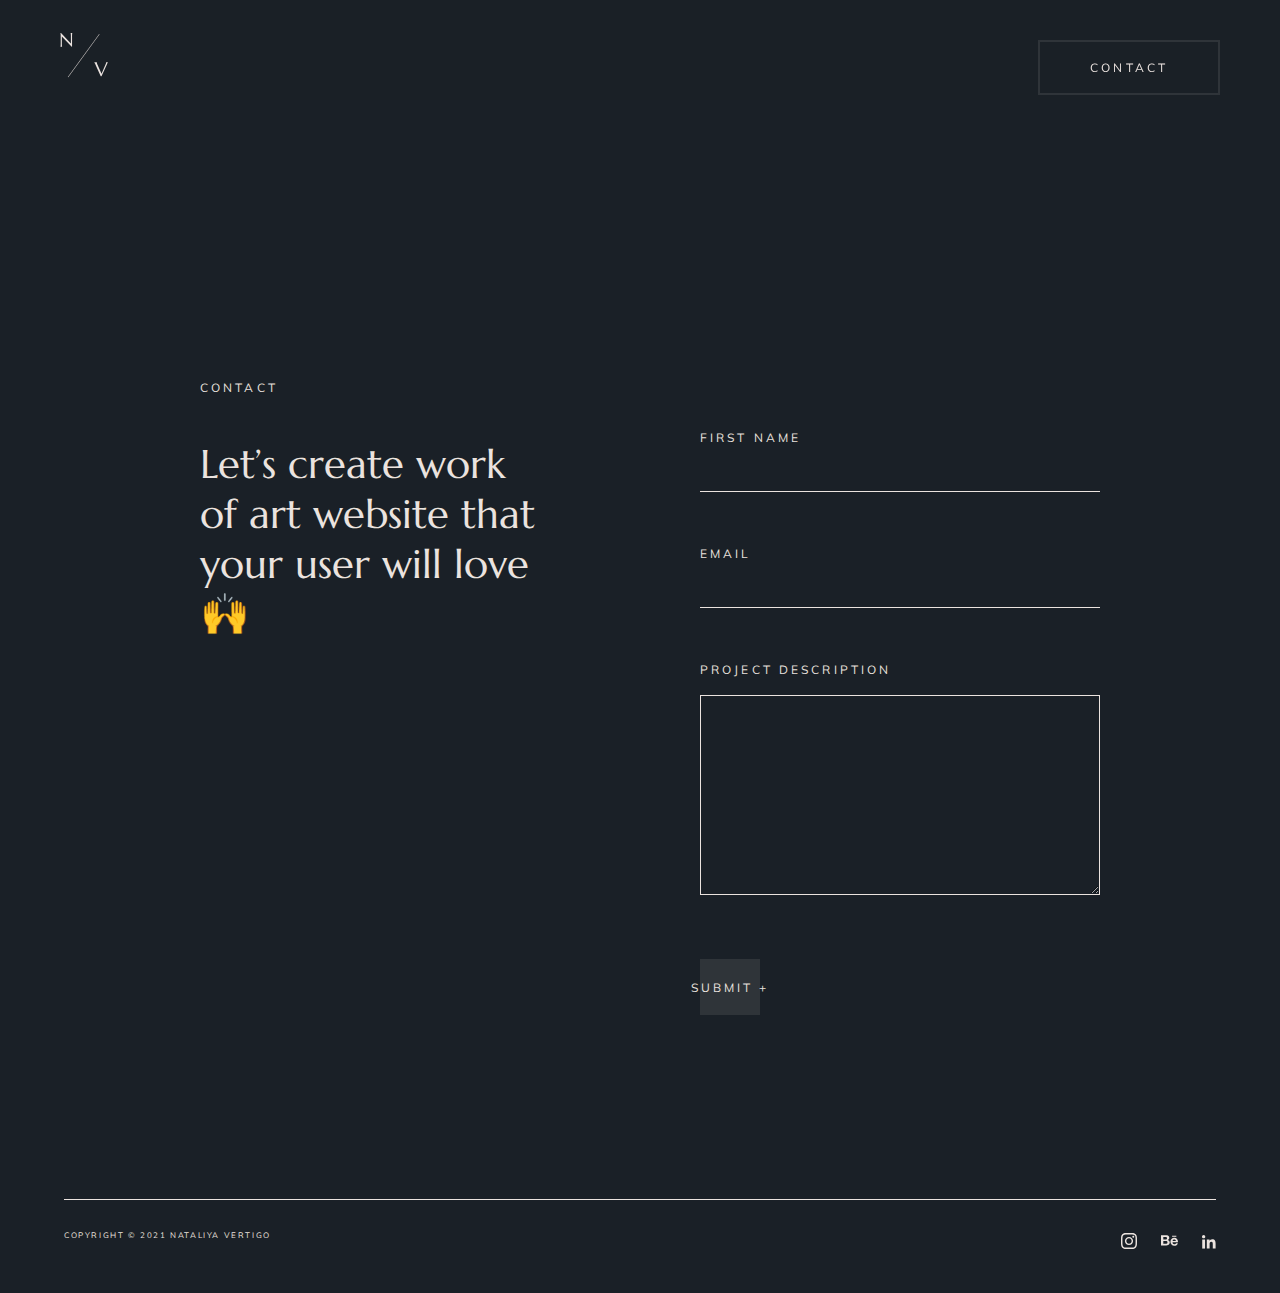
<file: contact.html>
<!doctype html>
<html>

<head>
	<link rel="stylesheet" href="styles.css">

	<meta name="viewport" content="width=device-width, initial-scale=1.0">

	<title>Nataliya Vertigo</title>


</head>

<body>
		<header>
		<h1 id="logo"><a href="index.html"><img src="assets/image/logo-light.svg" style="width:48px"></a></h1>
		<nav>
			<ul>
				<!-- <li><a href="index.html">Work</a></li>
				<li><a href="index.html">About</a></li> --> 
				<li style="margin-right: 0px;"><a href="mailto:nataliya.vertigo@gmail.com"><button class="buttonsec" type="button">
			<H6 style="margin: 0px 0px;">Contact</H6>
		</button></a></li>
			</ul>
		</nav>
	</header>

	<div id="precontact">

		<div id="contact">
			<div class="c50">
				<div id="contacttext">

					<h6>contact</h6>
					<h2>Let’s create work of art website that your user will love 🙌️</h2>
				</div>
			</div>
			<div class="c50">
				<div id="contactform">
					
					<label class="label" for="fname"><h6>First name</h6></label><br>
					
					<input class="input" type="text" id="fname" name="fname"><br>
					
					<label class="label" for="email"><h6>Email</h6></label><br>
					
					<input class="input" type="text" id="fname" name="email"><br>
					
					<label class="label" for="desc"><h6>Project Description</h6></label><br>
					
					<textarea id="desc" name="desc"></textarea><br>
					<button class="button" type="button" >

						<H6>submit +</H6>
					</button>
				</div>
			</div>
		</div>

	</div>


		<footer>
			<div class="footerinfo" >
			<div class="line">
				</div>
		
				<p>COPYRIGHT © 2021 Nataliya Vertigo</p>
						<div id="footersocial">
							<ul>
							
							<li id=navli><a href=""><img src="assets/image/Social/Instagram.svg"></a></li>
								<li id=navli><a href=""><img src="assets/image/Social/behance%201.svg"></a></li>
								<li id=navli><a href=""><img src="assets/image/Social/Vector.svg"></a></li>
							
							</ul>
	
	</div>
		
		</div>
	</footer>

</body>

</html>
</file>
<file: styles.css>
@import url('https://fonts.googleapis.com/css2?family=Marcellus&display=swap');
@import url('https://fonts.googleapis.com/css2?family=Mulish:ital,wght@0,300;0,400;0,600;1,300;1,500&display=swap');






/*TEXT STYLES*/

h1 {

	font-family: 'Marcellus', serif;
	font-size: 60px;
	font-weight: normal;
	text-align: center;
	color: #EBE3DF;
}



h2 {

	font-family: 'Marcellus', serif;
	font-size: 40px;
	font-weight: normal;
	text-align: center;
	color: #EBE3DF;
}



h3 {

	font-family: 'Marcellus', serif;
	font-size: 34px;
	font-weight: normal;
	text-align: center;
	color: #EBE3DF;
}



h4 {

	font-family: 'Marcellus', serif;
	font-size: 28px;
	line-height: 1.4em;
	font-weight: normal;
	text-align: left;
	color: #EBE3DF;
}




h6 {
	font-family: 'Mulish', sans-serif;
	font-size: 12px;
	font-weight: 400;
	text-align: center;
	letter-spacing: 0.26em;
	text-transform: uppercase;
	color: #EBE3DF;
	margin-bottom: 24px;
}


p {
	font-family: 'Mulish', sans-serif;
	font-size: 14px;
	text-align: center;
	color: #EBE3DF;
	margin-bottom: 24px;
	
	max-width: 800px;
	line-height: 1.8em;
	font-weight: 300;
	/* margin-bottom: 30px; */

}


.button {
	background-color: #2F3439;
	background-position: left;
	border: none;
	margin-top: 40px;
	width: 210px;
	height: 56px;
	cursor: pointer;
	white-space: nowrap;
	transition: 1s ease;

}

.button:hover {
	background-color: #3a424a;
	transition: 1s ease;
}

.button h6 {
	display: flex;
	justify-content: center;
	margin: 20px auto;

}

img {
	max-width: 100%;
	width: auto;

}



body {
	background: #1A2027;

}



ul {
	list-style: none;
}

#navli {
	display: inline;
	margin-right: 20px;
	color: #000;
}


* {
	box-sizing: border-box;
	margin: 0;
	border: transparent;
}

.container {
	display: flex;
	flex-wrap: wrap;
	max-width: 950px;
	margin: 150px auto;
	align-content: center;
}


.containerfullwidth {
	display: flex;
	flex-wrap: wrap;
	max-width: 100%;
	margin: 60px auto;
}



.rtl {
	flex-direction: row-reverse;
}

.container div {
	padding: 10px;
}

.c25 {
	width: 25%;
	text-align: center;
}


.c33 {
	width: 33.333333%;
	text-align: center;
}




.c50 {
	width: 50%;
}

.c100 {
	width: 100%;
}





header {
	position: fixed;
	background: rgba(26, 32, 39, .8);
	top: 0px;
	left: 0px;
	width: 100%;
	z-index: 1;
	height: 100px;
}

header h1 {
	text-align: left;
}



a {
	color: #EBE3DF;
	text-decoration: none;
	font-size: 14px;
	font-family: 'Mulish', sans-serif;
	font-weight: 400;
	cursor: pointer;

}

a:visited {
	color: #EBE3DF;
	background-color: transparent;
	text-decoration: none;
}




.line {
	border-bottom: solid 1px #EBE3DF;
}






#logo {
	padding: 20px 10px 0px 60px;


}


nav {
	position: absolute;
	top: 40px;
	right: 60px;
}

nav ul {
	list-style: none;
	;

}

nav li {
	display: inline-block;
	margin-right: 32px;
	vertical-align: top;
}




.herobanner {
	margin-top: 200px;
	width: 1200px;
	align-content: center;
}

#intro {
	display: flex;
	flex-wrap: wrap;

}


#aboutme {
	padding: 200px 0px 0px 120px;
}

#aboutme h4 {
	margin-top: 70px;
	margin-right: 150px;
}


/*PROJECT GRID*/

#prea {
	display: flex;
	flex-wrap: wrap;
	margin: 0px 80px;
	align-content: center;

}


#a {
	/* display: flex; */
	flex-wrap: wrap;
	max-width: 1200px;
	margin: 60px auto;
	margin-top: 100px;
	align-content: start;
}

/* #a h2{
	text-align: left;
} */

#title {
	padding-left: 40px;
	margin-top: 70px;
}

.title_l h2{
	padding-left:40px;
	margin-top: 60px;
	text-align: left;
} 

.titlework {
	
	margin-left: 30px;
	margin-top: 130px;
}

.titlework h2{
	text-align: left;
	margin-bottom: 40px;

}

.titlework h6{
	text-align: left;
	opacity: 0.5;
}

#title h4 {
	text-align: left;
	margin-bottom: 16px;
}

#title p {
	font-family: 'Mulish', sans-serif;
	text-align: left;
	font-size: 14px;
	font-weight: 300;
	color: #EBE3DF;
	margin-bottom: 24px;
	max-width: 500px;
}

#projects {
	display: flex;
	flex-wrap: wrap;
	margin: 0px auto;
	align-content: center;
}


#projects .c50 {
	padding: 40px;
}


#projects h6 {
	text-align: left;
	margin-bottom: 0px;
	margin-top: 0px;

}

#projects h4 {
	text-align: left;
	margin-top: 10px;

}

.projectdetails {
	margin-top: 0px;
	margin-bottom: 120px;


}

.projectdetails img {
	margin-bottom: 24px;
}



.projectdetails hover {
	width: 700px;

}


.projectdetails button {
	margin-top: 20px;
}


#ip1 {
	margin-top: 80px;
}




.indproject button {
	margin-top: 16px;
}

.indproject h6 {
	margin-top: 0px;
}

.indproject img:hover {
	width: 1000px;
}


#buttonwork{
	display: flex;
	margin-top: -120px;
	margin-bottom: 240px;
}

/*PROCESS*/



#preprocess {
	margin: 50px 60px;
}

#process {
	display: flex;
	max-width: 1300px;
	margin: 0px auto;
	align-content: start;
}






#process1 {
	margin-left: -30px;

	text-align: left;
	max-width: 330px;
}

#process1 h3{
text-align: left;

}

#process2 {

	margin-left: 50px;

}

#process2 .line {
	margin-bottom: 40px;

}


.processd {
	display: flex;
	max-width: 700px;
	margin-left: 40px;

}




.discovery {
	max-width: 600px;
}


.discovery h2 {
	text-align: left;
	margin-bottom: 20px;
}


.discovery p {
	text-align: left;
	margin-bottom: 50px;
}

.processd h4 {
	opacity: 0.5;
	margin-right: 50px;
	padding-top: 10px;
	font-size: 24px;

}



#process2 .line {
	opacity: 0.2;

}






.clients1{
		display: flex;
	
		max-width: 100%;
		margin: 60px auto;

}

.clients1 h6{
	text-align: center;
	margin-top: 160px;
	margin-bottom: 60px;

}

.clients {
	display: flex;
	flex: wrap;
	max-width: 1200px;
	margin: 30px auto;
	align-content: start;

}

.clients .c25 {
	padding: 10px 20px;
}

.clients img {
	max-width: 220px;
}




/*CONTACT HP*/


.contacthp {
	flex-wrap: wrap;
	max-width: 1200;
	align-content: center;
	margin: 100px auto;


}

.contacthp h2 {
	text-align: center;
}

.contacthp h6{
margin-top: 240px;
}


.secondarybutton {
	width: 250px;
	margin: 40px auto;
	align-content: center;
	/* margin-bottom: 230px; */
}

.buttonsec {
	text-align: center;
	background-color: transparent;
	border: 2px solid #2F3439;
	padding: 18px 50px;

	cursor: pointer;
	white-space: nowrap;
	transition: .5s ease;

}

.buttonsec:hover {
	text-align: center;
	background-color: #2F3439;

	transition: 1s ease;
}




.footerinfo{
	margin: 40px auto;
	align-content: center;
/* display: flex;
flex-wrap: wrap; */
width: 90%;
	margin-top: 60px;
}


footer .line{
	width: 100%;
	/* margin: 30px 60px;  */
}




footer p {
	margin: 0px 0px;
	text-align: left;
    padding-top: 30px;

	font-family: Mulish;
	font-style: normal;
	font-weight: normal;
	font-size: 8px;
	line-height: 144.39%;

	letter-spacing: 0.2em;
	text-transform: uppercase;

}




#footersocial {
	display: inline-block;
	float: right;
	margin-right: -20px;
	margin-top: -10px;

}




/*CONTACT ME PAGE*/

#precontact {
	display: flex;
	flex-wrap: wrap;
	margin: 0px 0px 200px 0px;
	align-content: center;

}


#contact {
	margin: 80px auto;
	display: flex;
	flex-wrap: wrap;

}


#contacttext {
	padding: 300px 100px 0px 200px;
}

#contacttext h6 {
	text-align: left;
	margin-bottom: 44px;
}

#contacttext h2 {
	text-align: left;
}




#contactform {
	padding: 320px 0px 0px 60px;
}


#contactform .button {
	background-color: #2F3439;
	background-position: left;
	border: none;
	margin-top: 40px;
	position: absolute;
	width: 60px;
	height: 56px;
	cursor: pointer;
	white-space: nowrap;
	transition: 1s ease;

}

#contactform .button:hover {
	width: 160px;
	transition: 1s ease;
}

.label {
	background-color: transparent;
	border: none;

}



.label h6 {
	text-align: left;
	color: #EBE3DF;
	margin-top: 30px;
	margin-bottom: 0px;

	max-width: 400px;
}

.input {
	text-align: left;

	background-color: transparent;
	border-bottom: 1px solid #EBE3DF;
	padding-top: 0px;
	padding-bottom: 10px;
	margin-bottom: 40px;

	width: 400px;

	cursor: pointer;
}


#fname {
	font-family: 'Mulish'sans-serif;
	font-size: 16px;
	font-weight: 300;
	text-align: left;
	color: #EBE3DF;
	margin-bottom: 24px;
	max-width: 600px;
}


.input p {
	text-align: left;
	color: #EBE3DF;
	margin: 0px 0px 0px 0px;
	max-width: 400px;



}




textarea {
	text-align: left;
	height: 200px;
	font-family: 'Mulish', sans-serif;
	background-color: transparent;
	border: 1px solid #EBE3DF;
	padding-top: 0px;
	padding-bottom: 10px;
	margin-bottom: 20px;
	width: 400px;
	cursor: pointer;
}

#desc {
	font-family: 'Mulish', sans-serif;
	font-size: 16px;
	font-weight: 400;
	text-align: left;
	color: #EBE3DF;
	padding: 14px;
}








/*CASESTUDY*/


.blurb{
	margin-top: 200px;
	margin-bottom: 60px;
	margin-left: 120px;
}

.blurb h6{
	margin-bottom: 24px;
	text-align: left;
}

.blurb h2{
	text-align: left;
}

.fullwidth{
	display: flex;
	margin: 80px auto;
	align-content: center;
	
}



.fullwidthdisp h4{
	
	margin: 200px  300px 100px 300px;
	text-align: center;
	
}

.fullwidthdisp{
	margin: 0px 200px;
}






/* CASESTUDY NEW */



.caseintro {
    display: flex;
	flex-wrap: wrap;
}

.casehero{
	/* padding: 200px 0px 0px 120px; */
}

.casehero h1{
	position: absolute;
	margin-top: 380px;
	font-size: 70px;
	z-index: 2;
	margin-left: 110px;

}

#caseintroimg{
	max-width: 40vw;
	z-index: 1;
	position:relative;
	margin-left: 280px;
	margin-top: -60px;
}

#casedetails{
	
	margin-left: 140px;
	margin-top: 360px;
	max-width: 300px;

}

#casedetails ul{
	padding-inline-start: 0px;
}

#casedetails h6{
	opacity: 0.5;
	text-align: left;
}

#casedetails p{
	font-size: 16px;
	text-align: left;
	font-weight: 400;
	margin-bottom: 5px;

}


.casesubdetail{
	margin-bottom: 50px;
}


.casebody{
	display: flex;
	flex-wrap: wrap;
}


.casebody img{
	max-width: 100%;
}

.casetext{
	margin: 120px auto;
}

.casetext h4{
	
	max-width: 800px;
	margin-top: 70px;
	text-align: center;
}


.casevideo{
	display: flex;
	margin: 100px auto;
}

.caseimg{
	margin: 120px auto;
}


.casebody .caseimg img{
	max-width: 1200px;


}

#buttonwork{
	display: flex;
	margin-top: -220px;
	margin-bottom: 50px;
}









/*IPAD BIG 1000*/


@media screen and (max-width:1000px) {
	#aboutme {
		padding: 80px 0px 0px 60px;
	}


	#aboutme h4 {
		margin-top: 70px;
		margin-right: 40px;
		font-size: 20px;
	}
}



/*IPAD 768*/

@media screen and (max-width:768px) {

	.herobanner h1 {
		font-size: 40px;
		font-weight: 100;
	}

	#aboutme {
		padding: 0px 0px 0px 60px;
	}

	#ip1 {
		margin-top: 60px;
	}

	#title {
		padding-left: 20px;
	}

	#projects .c50 {
		padding: 20px;
	}

	#prea {
		margin: 0px 20px;
	}

	.projectdetails {
		margin-top: 0px;
		margin-bottom: 120px;
	}

}






/*MOBILE 375*/


@media screen and (max-width:400px) {
	
	
	h2{
		font-size: 28px;
	}

	h4{
		font-size: 18px;
	}




	.herobanner h1 {
		font-size: 32px;
		font-weight: 100;
		/* margin-right: 20px;
		margin-left: 20px; */

	}

	.c50 {
		width: 87%;
	}
	
		.c25 {
		width: 50%;
	}

	#intro .c50 {
		width: 100%;
	}

	#imgintro .c50 {
		width: 87%;
	}


	.herobanner {

		margin-top: 120px;
		justify-content: center;
	}

	

	.container .herobanner {

		margin-bottom: 30px;
		justify-content: center;
	}

	#logo {
		padding: 20px;
	}

	nav {
		margin-top: -10px;
		right: 20px;
	}

	#intro img {
		padding-right: 60px;
	}



	#aboutme {
		padding: 60px 0px 0px 30px;

	}

	#aboutme h4 {
		margin-top: 40px;


	}

	#a {
		margin: 0px 0px;
	}



.title_l h2{
padding-left: 20px;
margin-bottom: 50px;

}

	.container {
		margin-bottom: 60px;
	}

	.containerfullwidth {
		flex-direction: column;
	}

	#projects {
		flex-direction: column;
	}

	.secondarybutton {
		width: 250px;
		margin: 40px auto;
		align-content: center;
		margin-bottom: 160px;
		
	}

	#process1 {
		max-width: 375px;
	}


	#process1 h3 {
		padding-left: 40px;
	}


	

	#projects .c50 {
		padding: 0px;
	}


	#title {
		padding-left: 0px;
		max-width: 500px;
	}


	#title h4 {
		text-align: center;
	}

	#title p {
		font-family: 'Mulish', sans-serif;
		text-align: left;
		font-size: 14px;
		font-weight: 300;
		text-align: center;
		color: #EBE3DF;
		margin-bottom: 24px;
	}

	.projectdetails {
		margin-top: 0px;
		margin-bottom: 90px;
	}



	#prea {
		margin: 0px 10px;
	}

	#ip1 {
		margin-top: 0px;
	}

	#buttonwork{
		margin-top: -60px;
	}


	#preprocess {
		margin: 0px 10px;
	}

	#preprocess .c33 {
		width: 100%;
	}

	#preprocess .c66 {
		width: 100%;
	}

	#process {
		display: flex;
		flex-wrap: wrap;
		max-width: 100%px;
		margin: 0px 0px;
		align-content: start;
	}





	#process1 h3 {
		text-align: center;
		margin-bottom: 40px;

	}

	#process2 {

		margin-left: 20px;
		margin-right:  20px;

	}

	#process2 .line {
		margin-bottom: 40px;

	}
	
	.processd{
		margin-left: 20px;
	}
	
		.processd h4 {

	margin-right: 30px;
	padding-top: 10px;
	font-size: 18px;

}







.discovery {
	max-width: 320px;
}


.discovery h2 {
	text-align: left;
	margin-bottom: 20px;
}


.discovery p {
	text-align: left;
	margin-bottom: 50px;
}



#preclients {
    margin: 30px auto;
    max-width: 400px;
    }

.clients {
    flex-wrap: wrap;
       /* flex-direction: column; */
    /* max-width: 50%; */
	margin: 0px;

}

.clients .c25 {
	padding: 10px 0px;
}

.clients img {
	max-width: 150px;
}


.clients1 h6{
	text-align: center;
	margin-top: 140px;
	margin-bottom: 40px;

}




.contacthp{
	flex-wrap: wrap;
    max-width: 1200px;
    margin: 60px auto;
    /* margin-top: 100px; */
    align-content: start;
}

.contacthp h6{
	margin-top: 140px;
	}
    
    /*#contacthp h2{

        display: inline-block;
        margin: 0px 500px;
}
    */
	
	
	#contacthp {

	align-content: center;
	margin: 100px 30px;


}
	
	

#footerinfo {
	padding-bottom: 40px;


}



footer .line{
	margin: 30px 16px; 
}

/* 
footer p {
	position: absolute;
	margin: 0px 16px;

	font-family: Mulish;
	font-style: normal;
	font-weight: normal;
	font-size: 8px;
	line-height: 144.39%;

	letter-spacing: 0.265em;
	text-transform: uppercase;

} */

/* 


#footersocial {
	display: inline-block;
	float: right;
	margin: 0px 16px;

    }
    
    #contacttext{
        padding: 120px 40px 0px 40px;
            max-width: 400px;
        
    }
    
     #contactform{
         max-width: 400px;
        padding: 40px 40px 0px 40px
        
    }
    
    
    .label {
	background-color: transparent;
	border: none;



}

.label h6 {

	margin-top: 20px;


	max-width: 300px;
}

.input {



	width: 300px;


}

 */




textarea {

	width: 300px;

}
    
    
    
#navli {
	display: inline;
	margin-left: 20px;
    margin-right: 0px;
    margin-bottom: 30px;
    
	color: #000;
}
	
	
	
	
/*CASESTUDY MOBILE*/


.blurb{
	margin-top: 140px;
	margin-bottom: 0px;
	margin-left: 40px;
}

.blurb h6{
	margin-bottom: 24px;
	text-align: left;
}

.blurb h2{
	text-align: left;
	margin-right: 30px;
}

.fullwidth{
	display: flex;
	margin: 80px auto;
	align-content: center;
	
}

	.fullwidth img{

		width:448px;
	}


.fullwidthdisp h4{
	font-size: 20px;
	margin: 50px  40px 50px 40px;
	text-align: center;
	
}

.fullwidthdisp{
	margin: 0px 10px;
}

	
}
</file>
